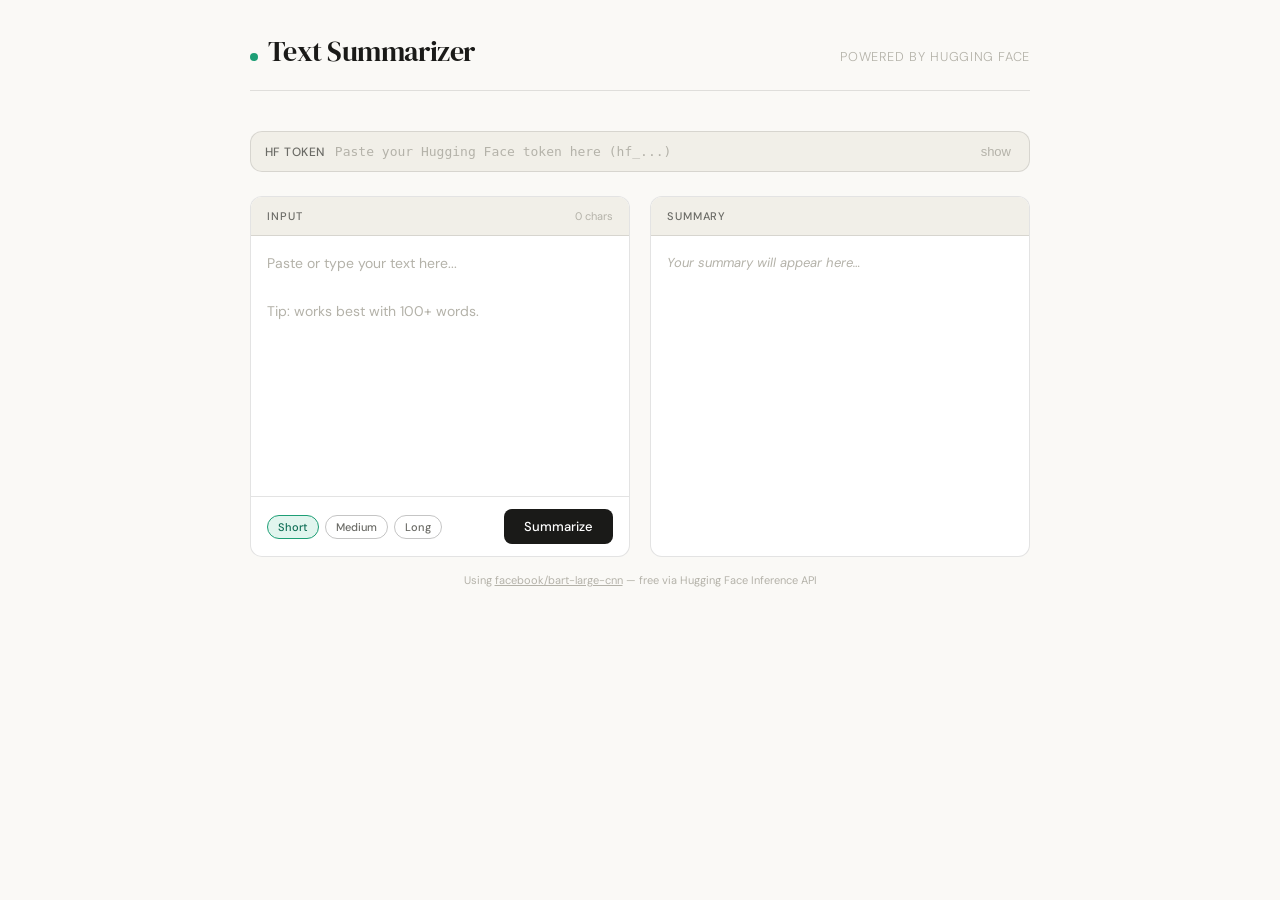
<file: index.html>
<!DOCTYPE html>
<html lang="en">
<head>
  <meta charset="UTF-8">
  <meta name="viewport" content="width=device-width, initial-scale=1.0">
  <title>Text Summarizer Nura</title>
  <link href="https://fonts.googleapis.com/css2?family=DM+Serif+Display:ital@0;1&family=DM+Sans:wght@300;400;500&display=swap" rel="stylesheet">
  <link rel="stylesheet" href="styles.css">
</head>
<body>
  <div class="page-wrap">
    <header>
      <div class="logo-dot"></div>
      <h1>Text Summarizer</h1>
      <span class="tagline">Powered by Hugging Face</span>
    </header>

    <div class="api-bar">
      <label>HF Token</label>
      <input type="password" id="apiKey" placeholder="Paste your Hugging Face token here (hf_...)" autocomplete="off" />
      <button class="toggle-eye" id="toggleEye">show</button>
    </div>

    <div class="layout">
      <div class="panel">
        <div class="panel-head">
          <h2>Input</h2>
          <span class="char-count" id="charCount">0 chars</span>
        </div>
        <textarea id="inputText" placeholder="Paste or type your text here...&#10;&#10;Tip: works best with 100+ words."></textarea>
        <div class="btn-row">
          <div class="options-row">
            <button class="chip active" data-len="short">Short</button>
            <button class="chip" data-len="medium">Medium</button>
            <button class="chip" data-len="long">Long</button>
          </div>
          <button class="btn-summarize" id="summarizeBtn">
            <div class="spinner"></div>
            <span class="btn-label">Summarize</span>
          </button>
        </div>
        <div class="error-msg" id="errorMsg"></div>
      </div>

      <div class="panel">
        <div class="panel-head">
          <h2>
            <span id="statusDot" style="display:none" class="status-dot"></span>
            Summary
          </h2>
          <button class="copy-btn" id="copyBtn" style="display:none">Copy</button>
        </div>
        <div class="output-body" id="outputBody">
          <p class="output-placeholder">Your summary will appear here…</p>
        </div>
      </div>
    </div>

    <p class="model-note">Using <a href="https://huggingface.co/facebook/bart-large-cnn" target="_blank">facebook/bart-large-cnn</a> — free via Hugging Face Inference API</p>
  </div>

  <script src="script.js"></script>
</body>
</html>
</file>
<file: styles.css>
*, *::before, *::after { box-sizing: border-box; margin: 0; padding: 0; }

:root {
  --ink: #1a1a18;
  --ink-muted: #6b6b66;
  --ink-faint: #b4b2a9;
  --surface: #faf9f6;
  --panel: #f1efe8;
  --border: rgba(26,26,24,0.12);
  --border-strong: rgba(26,26,24,0.25);
  --accent: #1D9E75;
  --accent-light: #E1F5EE;
  --accent-dark: #0F6E56;
  --danger: #D85A30;
  --radius: 12px;
}

body {
  font-family: 'DM Sans', sans-serif;
  background: var(--surface);
  color: var(--ink);
  min-height: 100vh;
  padding: 2rem 1rem 4rem;
}

.page-wrap {
  max-width: 780px;
  margin: 0 auto;
}

/* Header */
header {
  display: flex;
  align-items: baseline;
  gap: 10px;
  margin-bottom: 2.5rem;
  padding-bottom: 1.25rem;
  border-bottom: 0.5px solid var(--border);
}

.logo-dot {
  width: 8px;
  height: 8px;
  border-radius: 50%;
  background: var(--accent);
  flex-shrink: 0;
  margin-bottom: 4px;
}

h1 {
  font-family: 'DM Serif Display', serif;
  font-size: 1.75rem;
  font-weight: 400;
  letter-spacing: -0.02em;
}

.tagline {
  margin-left: auto;
  font-size: 0.8rem;
  color: var(--ink-faint);
  font-weight: 300;
  letter-spacing: 0.05em;
  text-transform: uppercase;
}

/* API Bar */
.api-bar {
  display: flex;
  align-items: center;
  gap: 10px;
  margin-bottom: 1.5rem;
  background: var(--panel);
  border: 0.5px solid var(--border);
  border-radius: var(--radius);
  padding: 10px 14px;
}

.api-bar label {
  font-size: 12px;
  font-weight: 500;
  color: var(--ink-muted);
  white-space: nowrap;
  letter-spacing: 0.04em;
  text-transform: uppercase;
}

.api-bar input {
  flex: 1;
  border: none;
  background: transparent;
  font-family: monospace;
  font-size: 13px;
  color: var(--ink);
  outline: none;
  min-width: 0;
}

.api-bar input::placeholder { color: var(--ink-faint); }

.toggle-eye {
  background: none;
  border: none;
  cursor: pointer;
  color: var(--ink-faint);
  font-size: 13px;
  padding: 2px 4px;
  border-radius: 4px;
  transition: color 0.15s;
}

.toggle-eye:hover { color: var(--ink); }

/* Layout */
.layout {
  display: grid;
  grid-template-columns: 1fr 1fr;
  gap: 1.25rem;
}

@media (max-width: 580px) {
  .layout { grid-template-columns: 1fr; }
}

/* Panels */
.panel {
  background: #fff;
  border: 0.5px solid var(--border);
  border-radius: var(--radius);
  overflow: hidden;
  display: flex;
  flex-direction: column;
}

.panel-head {
  display: flex;
  align-items: center;
  justify-content: space-between;
  padding: 12px 16px;
  border-bottom: 0.5px solid var(--border);
  background: var(--panel);
}

.panel-head h2 {
  font-size: 11px;
  font-weight: 500;
  letter-spacing: 0.08em;
  text-transform: uppercase;
  color: var(--ink-muted);
}

.char-count {
  font-size: 11px;
  color: var(--ink-faint);
  font-variant-numeric: tabular-nums;
}

/* Textarea */
textarea {
  flex: 1;
  border: none;
  resize: none;
  font-family: 'DM Sans', sans-serif;
  font-size: 14px;
  line-height: 1.7;
  color: var(--ink);
  background: #fff;
  padding: 16px;
  outline: none;
  min-height: 260px;
}

textarea::placeholder { color: var(--ink-faint); }

/* Output */
.output-body {
  flex: 1;
  padding: 16px;
  min-height: 260px;
  font-size: 14px;
  line-height: 1.75;
  color: var(--ink);
}

.output-placeholder {
  color: var(--ink-faint);
  font-style: italic;
  font-size: 13px;
}

/* Button row */
.btn-row {
  padding: 12px 16px;
  border-top: 0.5px solid var(--border);
  display: flex;
  align-items: center;
  justify-content: space-between;
  gap: 8px;
}

.options-row { display: flex; gap: 6px; }

.chip {
  font-size: 11px;
  font-weight: 500;
  padding: 4px 10px;
  border-radius: 20px;
  border: 0.5px solid var(--border-strong);
  background: transparent;
  color: var(--ink-muted);
  cursor: pointer;
  transition: all 0.15s;
  font-family: 'DM Sans', sans-serif;
}

.chip:hover { border-color: var(--accent); color: var(--accent); }
.chip.active { background: var(--accent-light); border-color: var(--accent); color: var(--accent-dark); }

.btn-summarize {
  display: flex;
  align-items: center;
  gap: 7px;
  background: var(--ink);
  color: #fff;
  border: none;
  border-radius: 8px;
  padding: 9px 20px;
  font-family: 'DM Sans', sans-serif;
  font-size: 13px;
  font-weight: 500;
  cursor: pointer;
  transition: background 0.15s, transform 0.1s;
  white-space: nowrap;
}

.btn-summarize:hover { background: #333; }
.btn-summarize:active { transform: scale(0.98); }
.btn-summarize:disabled { background: var(--ink-faint); cursor: not-allowed; transform: none; }

/* Spinner */
.spinner {
  width: 12px;
  height: 12px;
  border: 1.5px solid rgba(255,255,255,0.4);
  border-top-color: #fff;
  border-radius: 50%;
  animation: spin 0.7s linear infinite;
  display: none;
}

.btn-summarize.loading .spinner { display: block; }
.btn-summarize.loading .btn-label { opacity: 0.7; }

@keyframes spin { to { transform: rotate(360deg); } }

/* Copy button */
.copy-btn {
  background: none;
  border: 0.5px solid var(--border);
  border-radius: 6px;
  padding: 5px 10px;
  font-size: 11px;
  font-family: 'DM Sans', sans-serif;
  color: var(--ink-muted);
  cursor: pointer;
  transition: all 0.15s;
}

.copy-btn:hover { border-color: var(--accent); color: var(--accent); }

/* Error */
.error-msg {
  display: none;
  font-size: 12px;
  color: var(--danger);
  padding: 8px 16px 10px;
}

.error-msg.visible { display: block; }

/* Status dot */
.status-dot {
  width: 6px;
  height: 6px;
  border-radius: 50%;
  background: var(--accent);
  display: inline-block;
  margin-right: 5px;
  animation: pulse 2s ease-in-out infinite;
}

@keyframes pulse {
  0%, 100% { opacity: 1; }
  50% { opacity: 0.3; }
}

/* Footer note */
.model-note {
  font-size: 11px;
  color: var(--ink-faint);
  margin-top: 1rem;
  text-align: center;
}

.model-note a { color: var(--ink-faint); }
</file>
